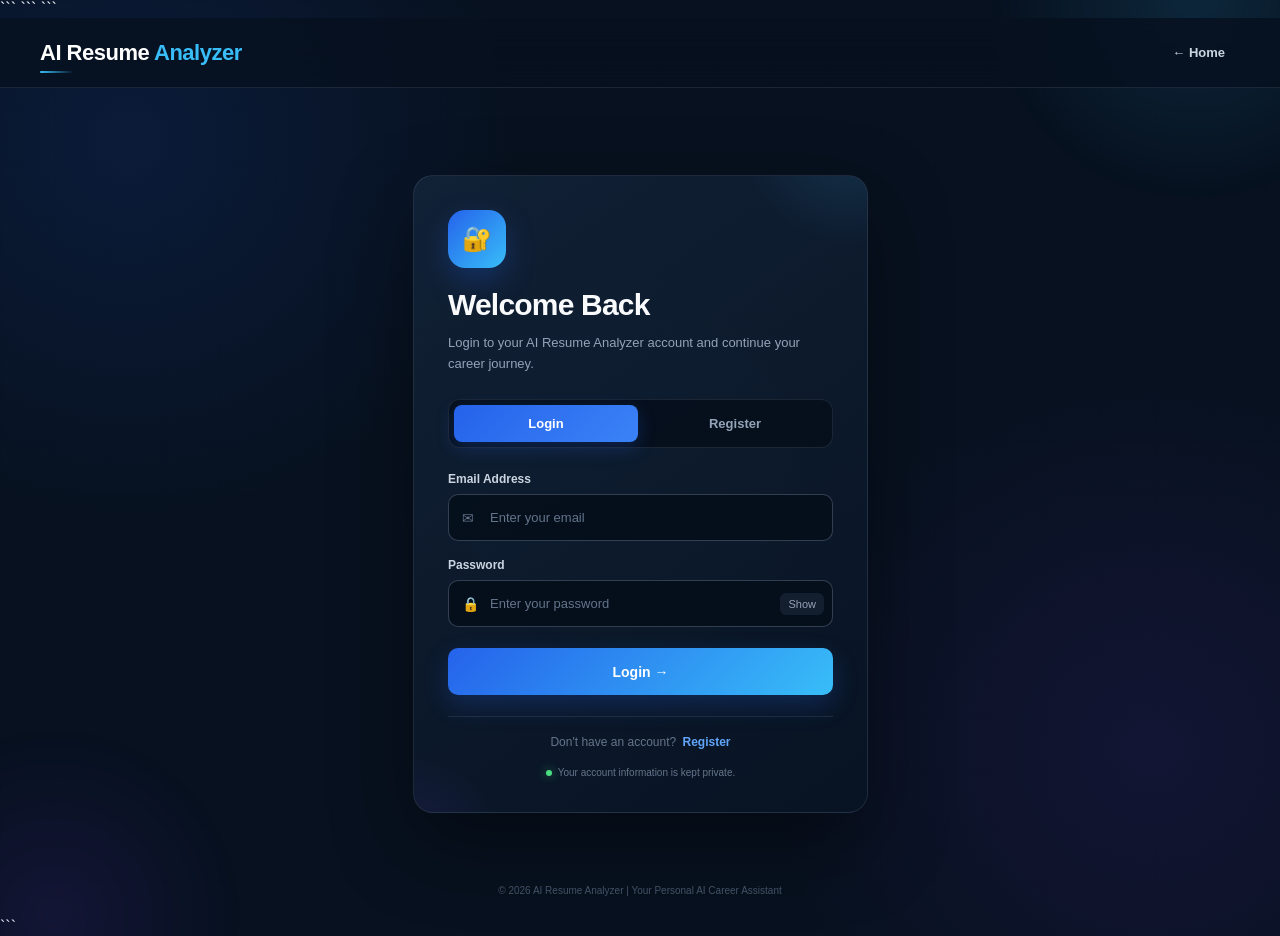
<file: templates/login.html>
<!DOCTYPE html>

<html lang="en">

<head>

```
<meta charset="UTF-8">
<meta name="viewport" content="width=device-width, initial-scale=1.0">

<title>Login - AI Resume Analyzer</title>

<style>

    /* =========================================================
       GLOBAL
    ========================================================= */

    :root {
        --bg: #07111f;
        --bg-soft: #0b1727;
        --card: rgba(13, 27, 45, 0.94);
        --border: rgba(148, 163, 184, 0.15);

        --text: #f8fafc;
        --muted: #94a3b8;
        --muted-light: #cbd5e1;

        --blue: #2563eb;
        --cyan: #38bdf8;
        --blue-light: #60a5fa;
        --purple: #7c3aed;
        --green: #4ade80;

        --radius: 20px;
    }


    * {
        margin: 0;
        padding: 0;
        box-sizing: border-box;
    }


    html {
        scroll-behavior: smooth;
    }


    body {

        min-height: 100vh;

        font-family:
            Arial,
            Helvetica,
            sans-serif;

        color: var(--text);

        background:
            radial-gradient(
                circle at 10% 15%,
                rgba(37, 99, 235, 0.13),
                transparent 28%
            ),
            radial-gradient(
                circle at 90% 80%,
                rgba(124, 58, 237, 0.10),
                transparent 28%
            ),
            var(--bg);

        overflow-x: hidden;
    }


    /* =========================================================
       BACKGROUND
    ========================================================= */

    .background-grid {

        position: fixed;

        inset: 0;

        pointer-events: none;

        z-index: 0;

        opacity: 0.20;

        background-image:

            linear-gradient(
                rgba(148, 163, 184, 0.025) 1px,
                transparent 1px
            ),

            linear-gradient(
                90deg,
                rgba(148, 163, 184, 0.025) 1px,
                transparent 1px
            );

        background-size: 55px 55px;
    }


    .orb {

        position: fixed;

        border-radius: 50%;

        pointer-events: none;

        z-index: 0;

        filter: blur(2px);
    }


    .orb-one {

        width: 430px;
        height: 430px;

        top: -220px;
        right: -130px;

        background:
            radial-gradient(
                circle,
                rgba(56, 189, 248, 0.13),
                transparent 68%
            );

        animation:
            floatOne 10s ease-in-out infinite;
    }


    .orb-two {

        width: 390px;
        height: 390px;

        bottom: -210px;
        left: -140px;

        background:
            radial-gradient(
                circle,
                rgba(124, 58, 237, 0.11),
                transparent 68%
            );

        animation:
            floatTwo 12s ease-in-out infinite;
    }


    @keyframes floatOne {

        0%,
        100% {
            transform: translate(0, 0);
        }

        50% {
            transform: translate(-25px, 25px);
        }
    }


    @keyframes floatTwo {

        0%,
        100% {
            transform: translate(0, 0);
        }

        50% {
            transform: translate(25px, -20px);
        }
    }


    /* =========================================================
       PAGE
    ========================================================= */

    .auth-page {

        min-height: 100vh;

        display: flex;

        flex-direction: column;

        position: relative;

        z-index: 1;
    }


    /* =========================================================
       NAVBAR
    ========================================================= */

    .navbar {

        height: 70px;

        display: flex;

        align-items: center;

        justify-content: space-between;

        padding: 0 40px;

        background:
            rgba(7, 17, 31, 0.82);

        border-bottom:
            1px solid var(--border);

        backdrop-filter: blur(18px);

        -webkit-backdrop-filter: blur(18px);

        position: relative;

        z-index: 10;

        animation:
            navbarEnter 0.6s ease both;
    }


    @keyframes navbarEnter {

        from {
            opacity: 0;
            transform: translateY(-15px);
        }

        to {
            opacity: 1;
            transform: translateY(0);
        }
    }


    /* =========================================================
       LOGO
    ========================================================= */

    .logo {

        color: white;

        text-decoration: none;

        font-size: 22px;

        font-weight: 700;

        letter-spacing: -0.5px;

        position: relative;
    }


    .logo span {
        color: var(--cyan);
    }


    .logo::after {

        content: "";

        position: absolute;

        left: 0;

        bottom: -7px;

        width: 34px;

        height: 2px;

        border-radius: 5px;

        background:
            linear-gradient(
                90deg,
                var(--cyan),
                transparent
            );
    }


    /* =========================================================
       HOME
    ========================================================= */

    .home-link {

        color: #cbd5e1;

        text-decoration: none;

        font-size: 13px;

        font-weight: 600;

        padding: 9px 14px;

        border-radius: 9px;

        border:
            1px solid transparent;

        transition:
            0.25s ease;
    }


    .home-link:hover {

        color: white;

        background:
            rgba(30, 41, 59, 0.75);

        border-color:
            var(--border);

        transform:
            translateY(-2px);
    }


    /* =========================================================
       MAIN
    ========================================================= */

    .auth-container {

        flex: 1;

        display: flex;

        align-items: center;

        justify-content: center;

        padding: 50px 20px 35px;

        position: relative;
    }


    .center-glow {

        position: absolute;

        width: 500px;
        height: 500px;

        border-radius: 50%;

        background:
            radial-gradient(
                circle,
                rgba(37, 99, 235, 0.10),
                transparent 68%
            );

        pointer-events: none;

        animation:
            centerPulse 6s ease-in-out infinite;
    }


    @keyframes centerPulse {

        0%,
        100% {
            transform: scale(0.90);
            opacity: 0.5;
        }

        50% {
            transform: scale(1.08);
            opacity: 0.9;
        }
    }


    /* =========================================================
       CARD
    ========================================================= */

    .auth-card {

        width: 100%;

        max-width: 455px;

        padding: 34px;

        background:
            linear-gradient(
                145deg,
                rgba(18, 34, 55, 0.94),
                rgba(8, 20, 35, 0.96)
            );

        border:
            1px solid var(--border);

        border-radius:
            var(--radius);

        box-shadow:
            0 30px 80px rgba(0, 0, 0, 0.40);

        position: relative;

        overflow: hidden;

        animation:
            cardEnter 0.75s cubic-bezier(.2,.8,.2,1) both;

        /* VERY IMPORTANT:
           keeps the card itself above decorations */
        z-index: 2;
    }


    @keyframes cardEnter {

        from {
            opacity: 0;

            transform:
                translateY(28px)
                scale(0.97);
        }

        to {
            opacity: 1;

            transform:
                translateY(0)
                scale(1);
        }
    }


    /* Decorative glow */

    .auth-card::before {

        content: "";

        position: absolute;

        width: 230px;
        height: 230px;

        top: -160px;
        right: -100px;

        border-radius: 50%;

        background:
            radial-gradient(
                circle,
                rgba(56, 189, 248, 0.15),
                transparent 70%
            );

        /* IMPORTANT */
        pointer-events: none;

        z-index: 0;
    }


    .auth-card::after {

        content: "";

        position: absolute;

        width: 190px;
        height: 190px;

        bottom: -130px;
        left: -100px;

        border-radius: 50%;

        background:
            radial-gradient(
                circle,
                rgba(124, 58, 237, 0.12),
                transparent 70%
            );

        /* IMPORTANT */
        pointer-events: none;

        z-index: 0;
    }


    /* Keep all card content above decorations */

    .auth-card > * {

        position: relative;

        z-index: 1;
    }


    /* =========================================================
       ICON
    ========================================================= */

    .auth-icon {

        width: 58px;
        height: 58px;

        display: flex;

        align-items: center;

        justify-content: center;

        margin-bottom: 20px;

        border-radius: 17px;

        background:
            linear-gradient(
                135deg,
                var(--blue),
                var(--cyan)
            );

        box-shadow:
            0 12px 30px
            rgba(37, 99, 235, 0.28);

        font-size: 24px;

        animation:
            iconFloat 4s ease-in-out infinite;
    }


    @keyframes iconFloat {

        0%,
        100% {
            transform: translateY(0);
        }

        50% {
            transform: translateY(-4px);
        }
    }


    /* =========================================================
       TITLE
    ========================================================= */

    .auth-card h1 {

        font-size: 30px;

        line-height: 1.15;

        letter-spacing: -0.8px;

        margin: 0;
    }


    .auth-subtitle {

        margin:
            9px 0 25px;

        color:
            var(--muted);

        font-size: 13px;

        line-height: 1.65;
    }


    /* =========================================================
       TABS
    ========================================================= */

    .mode-buttons {

        display: grid;

        grid-template-columns:
            1fr 1fr;

        gap: 5px;

        padding: 5px;

        margin-bottom: 24px;

        background:
            rgba(4, 13, 25, 0.75);

        border:
            1px solid var(--border);

        border-radius: 12px;
    }


    .mode-button {

        border: none;

        background: transparent;

        color:
            var(--muted);

        padding: 11px;

        border-radius: 8px;

        font-size: 13px;

        font-weight: 700;

        cursor: pointer;

        transition:
            0.25s ease;

        /* IMPORTANT */
        position: relative;

        z-index: 5;
    }


    .mode-button:hover {

        color: white;

        background:
            rgba(51, 65, 85, 0.35);
    }


    .mode-button.active {

        color: white;

        background:
            linear-gradient(
                135deg,
                var(--blue),
                #3b82f6
            );

        box-shadow:
            0 6px 18px
            rgba(37, 99, 235, 0.24);
    }


    /* =========================================================
       FORM
    ========================================================= */

    .form-group {

        margin-bottom: 17px;

        animation:
            formEnter 0.35s ease both;
    }


    @keyframes formEnter {

        from {
            opacity: 0;
            transform: translateY(7px);
        }

        to {
            opacity: 1;
            transform: translateY(0);
        }
    }


    .form-group label {

        display: block;

        margin-bottom: 8px;

        color:
            var(--muted-light);

        font-size: 12px;

        font-weight: 700;
    }


    .input-wrapper {

        position: relative;

        width: 100%;
    }


    .input-icon {

        position: absolute;

        left: 14px;

        top: 50%;

        transform:
            translateY(-50%);

        color:
            #64748b;

        font-size: 14px;

        pointer-events: none;

        z-index: 2;

        transition:
            0.25s ease;
    }


    .form-group input {

        width: 100%;

        height: 47px;

        padding:
            0 50px 0 41px;

        background:
            rgba(4, 13, 25, 0.78);

        color:
            #f8fafc;

        border:
            1px solid
            rgba(71, 85, 105, 0.70);

        border-radius: 10px;

        outline: none;

        font-size: 13px;

        transition:
            0.25s ease;
    }


    .form-group input::placeholder {

        color:
            #64748b;
    }


    .form-group input:hover {

        border-color:
            rgba(96, 165, 250, 0.35);
    }


    .form-group input:focus {

        border-color:
            var(--blue-light);

        background:
            rgba(8, 22, 39, 0.92);

        box-shadow:
            0 0 0 3px
            rgba(96, 165, 250, 0.09),

            0 8px 22px
            rgba(0, 0, 0, 0.12);
    }


    .input-wrapper:focus-within
    .input-icon {

        color:
            var(--cyan);

        transform:
            translateY(-50%) scale(1.08);
    }


    /* =========================================================
       PASSWORD
    ========================================================= */

    .password-row {

        position: relative;
    }


    .show-password {

        position: absolute;

        right: 9px;

        top: 50%;

        transform:
            translateY(-50%);

        border: none;

        background:
            rgba(30, 41, 59, 0.60);

        color:
            #94a3b8;

        font-size: 11px;

        cursor: pointer;

        padding:
            5px 8px;

        border-radius: 6px;

        z-index: 5;

        transition:
            0.2s ease;
    }


    .show-password:hover {

        color: white;

        background:
            rgba(37, 99, 235, 0.25);
    }


    /* =========================================================
       PASSWORD STRENGTH
    ========================================================= */

    .password-strength {

        display: none;

        margin-top: 8px;
    }


    .strength-bar {

        width: 100%;

        height: 3px;

        border-radius: 10px;

        overflow: hidden;

        background:
            rgba(71, 85, 105, 0.45);
    }


    .strength-fill {

        width: 0%;

        height: 100%;

        border-radius: 10px;

        transition:
            width 0.3s ease;
    }


    .strength-text {

        margin-top: 5px;

        font-size: 10px;

        color:
            #64748b;
    }


    /* =========================================================
       MAIN BUTTON
    ========================================================= */

    .auth-button {

        width: 100%;

        height: 47px;

        margin-top: 4px;

        border: none;

        border-radius: 10px;

        background:
            linear-gradient(
                135deg,
                var(--blue),
                var(--cyan)
            );

        color: white;

        font-size: 14px;

        font-weight: 700;

        cursor: pointer;

        position: relative;

        overflow: hidden;

        z-index: 5;

        box-shadow:
            0 10px 26px
            rgba(37, 99, 235, 0.23);

        transition:
            0.25s ease;
    }


    .auth-button::before {

        content: "";

        position: absolute;

        top: 0;

        left: -120%;

        width: 100%;

        height: 100%;

        background:
            linear-gradient(
                90deg,
                transparent,
                rgba(255,255,255,0.20),
                transparent
            );

        transition:
            left 0.55s ease;
    }


    .auth-button:hover::before {

        left: 120%;
    }


    .auth-button:hover {

        transform:
            translateY(-2px);

        box-shadow:
            0 15px 35px
            rgba(37, 99, 235, 0.32);

        filter:
            brightness(1.06);
    }


    .auth-button:active {

        transform:
            translateY(0);
    }


    /* =========================================================
       SWITCH
    ========================================================= */

    .switch-text {

        margin-top: 21px;

        padding-top: 18px;

        border-top:
            1px solid var(--border);

        text-align: center;

        color:
            #64748b;

        font-size: 12px;
    }


    .switch-link {

        border: none;

        background: transparent;

        color:
            var(--blue-light);

        font-size: 12px;

        font-weight: 700;

        cursor: pointer;

        padding: 0;

        margin-left: 3px;

        position: relative;

        z-index: 5;

        transition:
            0.2s ease;
    }


    .switch-link:hover {

        color:
            var(--cyan);

        text-decoration:
            underline;
    }


    /* =========================================================
       SECURITY
    ========================================================= */

    .security-note {

        display: flex;

        align-items: center;

        justify-content: center;

        gap: 6px;

        margin-top: 18px;

        color:
            #64748b;

        font-size: 10px;
    }


    .security-dot {

        width: 6px;

        height: 6px;

        border-radius: 50%;

        background:
            var(--green);

        box-shadow:
            0 0 10px
            rgba(74, 222, 128, 0.55);

        animation:
            securityPulse 2s ease-in-out infinite;
    }


    @keyframes securityPulse {

        0%,
        100% {
            opacity: 0.5;
        }

        50% {
            opacity: 1;
        }
    }


    /* =========================================================
       FOOTER
    ========================================================= */

    .footer {

        padding:
            0 20px 22px;

        text-align: center;

        color:
            #475569;

        font-size: 10px;
    }


    /* =========================================================
       HIDDEN
    ========================================================= */

    .hidden {

        display: none !important;
    }


    /* =========================================================
       MOBILE
    ========================================================= */

    @media (max-width: 600px) {

        .navbar {

            height: 62px;

            padding:
                0 18px;
        }


        .logo {

            font-size: 18px;
        }


        .home-link {

            font-size: 12px;

            padding:
                8px 10px;
        }


        .auth-container {

            padding:
                35px 15px 30px;
        }


        .auth-card {

            padding:
                27px 21px;

            border-radius:
                18px;
        }


        .auth-card h1 {

            font-size: 26px;
        }


        .auth-subtitle {

            font-size: 12px;
        }


        .center-glow {

            width: 350px;
            height: 350px;
        }
    }


    /* =========================================================
       REDUCED MOTION
    ========================================================= */

    @media (prefers-reduced-motion: reduce) {

        *,
        *::before,
        *::after {

            animation-duration:
                0.01ms !important;

            animation-iteration-count:
                1 !important;

            transition-duration:
                0.01ms !important;
        }
    }

</style>
```

</head>

<body>

```
<!-- BACKGROUND -->

<div class="background-grid"></div>

<div class="orb orb-one"></div>

<div class="orb orb-two"></div>


<div class="auth-page">


    <!-- =====================================================
         NAVBAR
    ===================================================== -->

    <div class="navbar">

        <a href="/" class="logo">
            AI Resume <span>Analyzer</span>
        </a>


        <a href="/" class="home-link">
            ← Home
        </a>

    </div>


    <!-- =====================================================
         MAIN
    ===================================================== -->

    <div class="auth-container">

        <div class="center-glow"></div>


        <div class="auth-card">


            <!-- ICON -->

            <div
                class="auth-icon"
                id="authIcon"
            >
                🔐
            </div>


            <!-- TITLE -->

            <h1 id="authTitle">
                Welcome Back
            </h1>


            <p
                class="auth-subtitle"
                id="authSubtitle"
            >
                Login to your AI Resume Analyzer account
                and continue your career journey.
            </p>


            <!-- =================================================
                 LOGIN / REGISTER TABS
            ================================================== -->

            <div class="mode-buttons">


                <button
                    type="button"
                    id="loginTab"
                    class="mode-button active"
                    onclick="showLogin()"
                >
                    Login
                </button>


                <button
                    type="button"
                    id="registerTab"
                    class="mode-button"
                    onclick="showRegister()"
                >
                    Register
                </button>


            </div>


            <!-- =================================================
                 LOGIN FORM
            ================================================== -->

            <form
                id="loginForm"
                method="POST"
                action="/login"
            >


                <div class="form-group">

                    <label for="loginEmail">
                        Email Address
                    </label>


                    <div class="input-wrapper">

                        <span class="input-icon">
                            ✉
                        </span>


                        <input
                            type="email"
                            id="loginEmail"
                            name="email"
                            placeholder="Enter your email"
                            autocomplete="email"
                            required
                        >

                    </div>

                </div>


                <div class="form-group">

                    <label for="loginPassword">
                        Password
                    </label>


                    <div class="input-wrapper password-row">

                        <span class="input-icon">
                            🔒
                        </span>


                        <input
                            type="password"
                            id="loginPassword"
                            name="password"
                            placeholder="Enter your password"
                            autocomplete="current-password"
                            required
                        >


                        <button
                            type="button"
                            class="show-password"
                            onclick="togglePassword(
                                'loginPassword',
                                this
                            )"
                        >
                            Show
                        </button>

                    </div>

                </div>


                <button
                    type="submit"
                    class="auth-button"
                >
                    Login →
                </button>


            </form>


            <!-- =================================================
                 REGISTER FORM
            ================================================== -->

            <form
                id="registerForm"
                class="hidden"
                method="POST"
                action="/register"
            >


                <div class="form-group">

                    <label for="registerName">
                        Full Name
                    </label>


                    <div class="input-wrapper">

                        <span class="input-icon">
                            👤
                        </span>


                        <input
                            type="text"
                            id="registerName"
                            name="name"
                            placeholder="Enter your name"
                            autocomplete="name"
                            required
                        >

                    </div>

                </div>


                <div class="form-group">

                    <label for="registerEmail">
                        Email Address
                    </label>


                    <div class="input-wrapper">

                        <span class="input-icon">
                            ✉
                        </span>


                        <input
                            type="email"
                            id="registerEmail"
                            name="email"
                            placeholder="Enter your email"
                            autocomplete="email"
                            required
                        >

                    </div>

                </div>


                <div class="form-group">

                    <label for="registerPassword">
                        Password
                    </label>


                    <div class="input-wrapper password-row">

                        <span class="input-icon">
                            🔒
                        </span>


                        <input
                            type="password"
                            id="registerPassword"
                            name="password"
                            placeholder="Create a password"
                            autocomplete="new-password"
                            required
                            oninput="checkPasswordStrength(this.value)"
                        >


                        <button
                            type="button"
                            class="show-password"
                            onclick="togglePassword(
                                'registerPassword',
                                this
                            )"
                        >
                            Show
                        </button>

                    </div>


                    <div
                        class="password-strength"
                        id="passwordStrength"
                    >

                        <div class="strength-bar">

                            <div
                                class="strength-fill"
                                id="strengthFill"
                            ></div>

                        </div>


                        <div
                            class="strength-text"
                            id="strengthText"
                        >
                            Password strength
                        </div>

                    </div>

                </div>


                <button
                    type="submit"
                    class="auth-button"
                >
                    Create Account →
                </button>


            </form>


            <!-- =================================================
                 SWITCH TEXT
            ================================================== -->

            <div
                class="switch-text"
                id="switchText"
            >

                Don't have an account?

                <button
                    type="button"
                    class="switch-link"
                    onclick="showRegister()"
                >
                    Register
                </button>

            </div>


            <!-- SECURITY -->

            <div class="security-note">

                <span class="security-dot"></span>

                <span>
                    Your account information is kept private.
                </span>

            </div>


        </div>

    </div>


    <!-- FOOTER -->

    <div class="footer">

        © 2026 AI Resume Analyzer |
        Your Personal AI Career Assistant

    </div>


</div>


<script>


    /* =========================================================
       LOGIN
    ========================================================= */

    function showLogin() {

        document
            .getElementById("loginForm")
            .classList
            .remove("hidden");


        document
            .getElementById("registerForm")
            .classList
            .add("hidden");


        document
            .getElementById("loginTab")
            .classList
            .add("active");


        document
            .getElementById("registerTab")
            .classList
            .remove("active");


        document
            .getElementById("authIcon")
            .innerText = "🔐";


        document
            .getElementById("authTitle")
            .innerText =
            "Welcome Back";


        document
            .getElementById("authSubtitle")
            .innerText =
            "Login to your AI Resume Analyzer account and continue your career journey.";


        document
            .getElementById("switchText")
            .innerHTML =
            "Don't have an account? " +
            '<button type="button" class="switch-link" onclick="showRegister()">Register</button>';


        document.title =
            "Login - AI Resume Analyzer";

    }


    /* =========================================================
       REGISTER
    ========================================================= */

    function showRegister() {

        document
            .getElementById("loginForm")
            .classList
            .add("hidden");


        document
            .getElementById("registerForm")
            .classList
            .remove("hidden");


        document
            .getElementById("loginTab")
            .classList
            .remove("active");


        document
            .getElementById("registerTab")
            .classList
            .add("active");


        document
            .getElementById("authIcon")
            .innerText = "👤";


        document
            .getElementById("authTitle")
            .innerText =
            "Create Account";


        document
            .getElementById("authSubtitle")
            .innerText =
            "Create your account and start analyzing your resume with AI.";


        document
            .getElementById("switchText")
            .innerHTML =
            "Already have an account? " +
            '<button type="button" class="switch-link" onclick="showLogin()">Login</button>';


        document.title =
            "Register - AI Resume Analyzer";

    }


    /* =========================================================
       PASSWORD VISIBILITY
    ========================================================= */

    function togglePassword(inputId, button) {

        const input =
            document.getElementById(inputId);


        if (input.type === "password") {

            input.type = "text";

            button.innerText = "Hide";

        } else {

            input.type = "password";

            button.innerText = "Show";

        }

    }


    /* =========================================================
       PASSWORD STRENGTH
    ========================================================= */

    function checkPasswordStrength(password) {

        const box =
            document.getElementById(
                "passwordStrength"
            );

        const fill =
            document.getElementById(
                "strengthFill"
            );

        const text =
            document.getElementById(
                "strengthText"
            );


        if (password.length === 0) {

            box.style.display = "none";

            return;
        }


        box.style.display = "block";


        let score = 0;


        if (password.length >= 6) {
            score++;
        }


        if (password.length >= 8) {
            score++;
        }


        if (/[A-Z]/.test(password)) {
            score++;
        }


        if (/[0-9]/.test(password)) {
            score++;
        }


        if (/[^A-Za-z0-9]/.test(password)) {
            score++;
        }


        fill.style.width =
            ((score / 5) * 100) + "%";


        if (score <= 2) {

            fill.style.background =
                "#ef4444";

            text.innerText =
                "Weak password";

            text.style.color =
                "#f87171";

        } else if (score <= 3) {

            fill.style.background =
                "#f59e0b";

            text.innerText =
                "Moderate password";

            text.style.color =
                "#fbbf24";

        } else {

            fill.style.background =
                "#4ade80";

            text.innerText =
                "Strong password";

            text.style.color =
                "#4ade80";
        }

    }


    /* =========================================================
       OPEN CORRECT PAGE MODE
    ========================================================= */

    document.addEventListener(
        "DOMContentLoaded",
        function () {

            const currentPath =
                window.location.pathname;


            if (currentPath === "/register") {

                showRegister();

            } else {

                showLogin();

            }

        }
    );

</script>
```

</body>

</html>
</file>
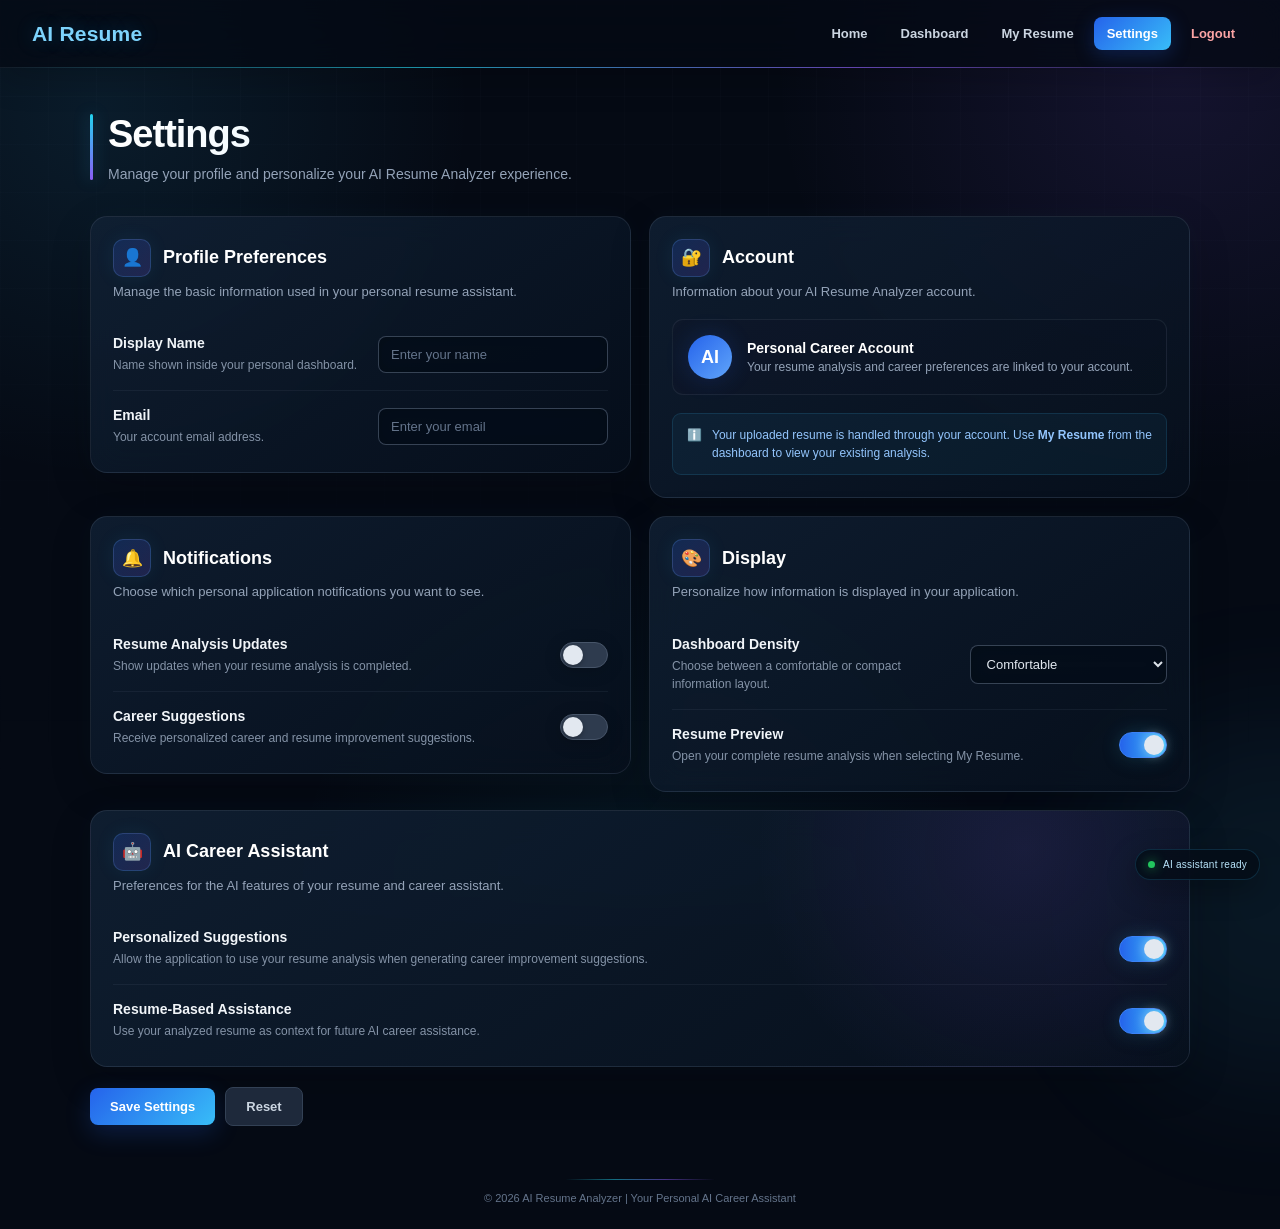
<file: templates/settings.html>
<!DOCTYPE html>
<html lang="en">

<head>

    <meta charset="UTF-8">

    <meta name="viewport" content="width=device-width, initial-scale=1.0">

    <title>Settings - AI Resume Analyzer</title>

    <style>

        * {
            box-sizing: border-box;
        }

        html {
            scroll-behavior: smooth;
        }

        body {
            margin: 0;
            font-family: Arial, Helvetica, sans-serif;
            background:
                radial-gradient(
                    circle at top right,
                    rgba(37, 99, 235, 0.10),
                    transparent 30%
                ),
                #07111f;
            color: #ffffff;
            min-height: 100vh;
        }

        /* =========================
           NAVBAR
        ========================= */

        .navbar {
            height: 68px;
            background: rgba(8, 15, 28, 0.96);

            display: flex;
            align-items: center;
            justify-content: space-between;

            padding: 0 32px;

            border-bottom: 1px solid #1e293b;

            position: sticky;
            top: 0;
            z-index: 100;

            backdrop-filter: blur(12px);
        }

        .logo {
            color: #60a5fa;
            font-size: 21px;
            font-weight: 700;
            letter-spacing: 0.2px;
        }

        .nav-links {
            display: flex;
            align-items: center;
            gap: 7px;
        }

        .nav-links a {
            color: #cbd5e1;
            text-decoration: none;

            padding: 9px 13px;

            border-radius: 8px;

            font-size: 13px;
            font-weight: 600;

            transition: all 0.2s ease;
        }

        .nav-links a:hover {
            color: #ffffff;
            background: #172338;
        }

        .nav-links a.active {
            color: #ffffff;
            background: #1d4ed8;
            box-shadow: 0 4px 14px rgba(37, 99, 235, 0.20);
        }

        .logout-link {
            color: #fca5a5 !important;
        }

        .logout-link:hover {
            background: rgba(239, 68, 68, 0.12) !important;
        }


        /* =========================
           MAIN CONTAINER
        ========================= */

        .container {
            width: min(1100px, calc(100% - 40px));
            margin: 0 auto;

            padding: 34px 0 45px;
        }


        /* =========================
           PAGE HEADER
        ========================= */

        .page-header {
            margin-bottom: 24px;
        }

        .page-header h1 {
            margin: 0;

            font-size: 30px;
            line-height: 1.2;

            letter-spacing: -0.5px;
        }

        .page-header p {
            margin: 8px 0 0;

            color: #94a3b8;

            font-size: 14px;
        }


        /* =========================
           SETTINGS GRID
        ========================= */

        .settings-grid {
            display: grid;

            grid-template-columns: 1fr 1fr;

            gap: 18px;

            align-items: start;
        }


        /* =========================
           SETTINGS CARD
        ========================= */

        .settings-card {
            background:
                linear-gradient(
                    145deg,
                    rgba(30, 41, 59, 0.92),
                    rgba(15, 23, 42, 0.94)
                );

            border: 1px solid #26364d;

            border-radius: 15px;

            padding: 22px;

            box-shadow:
                0 10px 30px rgba(0, 0, 0, 0.20);

            transition:
                transform 0.2s ease,
                border-color 0.2s ease;
        }

        .settings-card:hover {
            border-color: #36516f;
        }

        .settings-card.full-width {
            grid-column: 1 / -1;
        }

        .card-heading {
            display: flex;

            align-items: center;

            gap: 12px;

            margin-bottom: 5px;
        }

        .card-icon {
            width: 38px;
            height: 38px;

            display: flex;
            align-items: center;
            justify-content: center;

            background: rgba(37, 99, 235, 0.14);

            border: 1px solid rgba(96, 165, 250, 0.18);

            border-radius: 10px;

            font-size: 17px;
        }

        .settings-card h2 {
            margin: 0;

            font-size: 18px;
        }

        .settings-card > p {
            color: #94a3b8;

            margin: 0 0 18px;

            font-size: 13px;

            line-height: 1.5;
        }


        /* =========================
           SETTING ROW
        ========================= */

        .setting-row {
            display: flex;

            justify-content: space-between;

            align-items: center;

            gap: 20px;

            padding: 16px 0;

            border-bottom: 1px solid #263449;
        }

        .setting-row:first-of-type {
            padding-top: 5px;
        }

        .setting-row:last-child {
            border-bottom: none;

            padding-bottom: 4px;
        }

        .setting-info {
            min-width: 0;
        }

        .setting-info h3 {
            margin: 0 0 5px;

            font-size: 14px;

            color: #f1f5f9;
        }

        .setting-info p {
            margin: 0;

            color: #8493a7;

            font-size: 12px;

            line-height: 1.5;
        }


        /* =========================
           INPUTS
        ========================= */

        .input-wrap {
            min-width: 220px;
        }

        input[type="text"],
        input[type="email"],
        select {

            width: 230px;

            background: #0b1424;

            color: #e2e8f0;

            border: 1px solid #334155;

            padding: 10px 12px;

            border-radius: 8px;

            outline: none;

            font-size: 13px;

            transition:
                border-color 0.2s ease,
                box-shadow 0.2s ease;
        }

        input[type="text"]:focus,
        input[type="email"]:focus,
        select:focus {

            border-color: #60a5fa;

            box-shadow:
                0 0 0 3px rgba(96, 165, 250, 0.10);
        }

        input::placeholder {
            color: #64748b;
        }

        select {
            cursor: pointer;
        }

        select option {
            background: #0f172a;
            color: #ffffff;
        }


        /* =========================
           TOGGLE
        ========================= */

        .toggle {
            position: relative;

            display: inline-block;

            width: 48px;
            height: 26px;

            flex-shrink: 0;
        }

        .toggle input {
            display: none;
        }

        .slider {
            position: absolute;

            inset: 0;

            background: #334155;

            border: 1px solid #475569;

            border-radius: 30px;

            cursor: pointer;

            transition: 0.25s ease;
        }

        .slider:before {
            content: "";

            position: absolute;

            width: 20px;
            height: 20px;

            left: 2px;
            top: 2px;

            background: #e2e8f0;

            border-radius: 50%;

            transition: 0.25s ease;

            box-shadow: 0 2px 5px rgba(0, 0, 0, 0.25);
        }

        .toggle input:checked + .slider {
            background: #2563eb;

            border-color: #3b82f6;
        }

        .toggle input:checked + .slider:before {
            transform: translateX(22px);
        }


        /* =========================
           ACCOUNT INFORMATION
        ========================= */

        .account-box {
            display: flex;

            align-items: center;

            gap: 15px;

            padding: 15px;

            background: rgba(15, 23, 42, 0.65);

            border: 1px solid #27364a;

            border-radius: 11px;
        }

        .account-avatar {
            width: 44px;
            height: 44px;

            flex-shrink: 0;

            display: flex;
            align-items: center;
            justify-content: center;

            border-radius: 50%;

            background: linear-gradient(
                135deg,
                #2563eb,
                #60a5fa
            );

            font-size: 18px;
            font-weight: bold;
        }

        .account-text h3 {
            margin: 0 0 4px;

            font-size: 14px;
        }

        .account-text p {
            margin: 0;

            color: #94a3b8;

            font-size: 12px;
        }


        /* =========================
           ACTIONS
        ========================= */

        .actions {
            display: flex;

            align-items: center;

            gap: 10px;

            margin-top: 20px;
        }

        .save-btn,
        .reset-btn {

            border: none;

            padding: 11px 20px;

            border-radius: 8px;

            font-size: 13px;

            font-weight: 700;

            cursor: pointer;

            transition:
                background 0.2s ease,
                transform 0.2s ease;
        }

        .save-btn {
            background: #2563eb;

            color: #ffffff;

            box-shadow:
                0 5px 15px rgba(37, 99, 235, 0.18);
        }

        .save-btn:hover {
            background: #1d4ed8;

            transform: translateY(-1px);
        }

        .reset-btn {
            background: #1e293b;

            color: #cbd5e1;

            border: 1px solid #334155;
        }

        .reset-btn:hover {
            background: #27364a;
        }


        /* =========================
           SUCCESS MESSAGE
        ========================= */

        .success-message {

            display: none;

            margin-top: 15px;

            padding: 11px 14px;

            border-radius: 9px;

            background: rgba(34, 197, 94, 0.09);

            border: 1px solid rgba(34, 197, 94, 0.25);

            color: #4ade80;

            font-size: 13px;

            animation: fadeIn 0.25s ease;
        }

        @keyframes fadeIn {

            from {
                opacity: 0;
                transform: translateY(-4px);
            }

            to {
                opacity: 1;
                transform: translateY(0);
            }

        }


        /* =========================
           INFO NOTE
        ========================= */

        .info-note {

            display: flex;

            gap: 10px;

            align-items: flex-start;

            margin-top: 18px;

            padding: 12px 14px;

            border-radius: 9px;

            background: rgba(59, 130, 246, 0.07);

            border: 1px solid rgba(59, 130, 246, 0.16);

            color: #93c5fd;

            font-size: 12px;

            line-height: 1.5;
        }

        .info-note-icon {
            flex-shrink: 0;
        }


        /* =========================
           FOOTER
        ========================= */

        .footer {

            text-align: center;

            color: #64748b;

            font-size: 11px;

            padding: 8px 0 25px;
        }


        /* =========================
           RESPONSIVE
        ========================= */

        @media (max-width: 900px) {

            .settings-grid {
                grid-template-columns: 1fr;
            }

            .settings-card.full-width {
                grid-column: auto;
            }

        }


        @media (max-width: 700px) {

            .navbar {
                height: auto;

                padding: 15px 18px;

                gap: 12px;

                align-items: flex-start;
            }

            .nav-links {
                display: none;
            }

            .container {
                width: min(100% - 28px, 600px);

                padding-top: 25px;
            }

            .page-header h1 {
                font-size: 26px;
            }

            .settings-card {
                padding: 18px;
            }

            .setting-row {
                flex-direction: column;

                align-items: flex-start;

                gap: 12px;
            }

            input[type="text"],
            input[type="email"],
            select {
                width: 100%;
            }

            .input-wrap {
                width: 100%;
                min-width: 0;
            }

            .actions {
                width: 100%;
            }

            .save-btn,
            .reset-btn {
                flex: 1;
            }

        }


        @media (max-width: 430px) {

            .logo {
                font-size: 18px;
            }

            .page-header h1 {
                font-size: 24px;
            }

            .account-box {
                padding: 12px;
            }

        }

    
/* =========================================================
   PREMIUM SETTINGS UI — visual enhancement only
   Existing HTML, IDs, localStorage and functions preserved.
   ========================================================= */

:root{
    --p-bg:#050a14;
    --p-panel:rgba(13,25,42,.78);
    --p-panel-strong:rgba(15,30,50,.9);
    --p-border:rgba(148,163,184,.14);
    --p-blue:#38bdf8;
    --p-cyan:#22d3ee;
    --p-purple:#8b5cf6;
    --p-green:#22c55e;
}

/* Richer background */
body{
    position:relative;
    background:
        radial-gradient(circle at 8% 12%,rgba(56,189,248,.10),transparent 26%),
        radial-gradient(circle at 92% 8%,rgba(139,92,246,.12),transparent 28%),
        radial-gradient(circle at 50% 100%,rgba(34,211,238,.06),transparent 32%),
        #050a14;
    background-attachment:fixed;
}

/* Very subtle animated grid */
body::before{
    content:"";
    position:fixed;
    inset:0;
    z-index:-2;
    pointer-events:none;
    background-image:
        linear-gradient(rgba(148,163,184,.025) 1px,transparent 1px),
        linear-gradient(90deg,rgba(148,163,184,.025) 1px,transparent 1px);
    background-size:48px 48px;
    mask-image:linear-gradient(to bottom,black,transparent 90%);
    animation:gridMove 25s linear infinite;
}

@keyframes gridMove{
    from{transform:translate(0,0)}
    to{transform:translate(48px,48px)}
}

/* Ambient glow */
body::after{
    content:"";
    position:fixed;
    width:360px;
    height:360px;
    right:-180px;
    bottom:-180px;
    z-index:-1;
    pointer-events:none;
    border-radius:50%;
    background:rgba(56,189,248,.07);
    filter:blur(70px);
    animation:ambientGlow 8s ease-in-out infinite alternate;
}

@keyframes ambientGlow{
    from{transform:scale(.85);opacity:.45}
    to{transform:scale(1.15);opacity:.8}
}

/* Navbar */
.navbar{
    background:rgba(5,10,20,.76);
    border-bottom:1px solid rgba(148,163,184,.10);
    box-shadow:0 10px 35px rgba(0,0,0,.18);
    backdrop-filter:blur(20px);
    -webkit-backdrop-filter:blur(20px);
}

.navbar::after{
    content:"";
    position:absolute;
    left:0;
    right:0;
    bottom:-1px;
    height:1px;
    background:linear-gradient(90deg,transparent,var(--p-cyan),var(--p-purple),transparent);
    opacity:.65;
}

.logo{
    position:relative;
    color:#7dd3fc;
    text-shadow:0 0 20px rgba(56,189,248,.25);
    transition:.3s ease;
}

.logo:hover{
    transform:translateY(-1px);
    text-shadow:0 0 28px rgba(56,189,248,.5);
}

.nav-links a{
    position:relative;
    transition:transform .25s ease,color .25s ease,background .25s ease;
}

.nav-links a::after{
    content:"";
    position:absolute;
    left:13px;
    right:13px;
    bottom:3px;
    height:2px;
    border-radius:4px;
    background:linear-gradient(90deg,var(--p-cyan),var(--p-purple));
    transform:scaleX(0);
    transition:transform .25s ease;
}

.nav-links a:hover{
    transform:translateY(-2px);
    background:rgba(56,189,248,.08);
}

.nav-links a:hover::after{
    transform:scaleX(1);
}

.nav-links a.active{
    background:linear-gradient(135deg,#2563eb,#38bdf8);
    box-shadow:0 5px 20px rgba(37,99,235,.25);
}

/* Main heading */
.page-header{
    position:relative;
    padding:10px 0 10px 18px;
    animation:headerIn .7s cubic-bezier(.2,.8,.2,1) both;
}

.page-header::before{
    content:"";
    position:absolute;
    left:0;
    top:12px;
    bottom:12px;
    width:3px;
    border-radius:5px;
    background:linear-gradient(var(--p-cyan),var(--p-purple));
    box-shadow:0 0 16px rgba(56,189,248,.35);
}

.page-header h1{
    font-size:clamp(28px,4vw,38px);
    letter-spacing:-1px;
    background:linear-gradient(90deg,#fff,#bae6fd,#c4b5fd,#fff);
    background-size:240% auto;
    -webkit-background-clip:text;
    background-clip:text;
    color:transparent;
    animation:titleGradient 7s linear infinite;
}

.page-header p{
    max-width:650px;
}

@keyframes headerIn{
    from{opacity:0;transform:translateY(14px)}
    to{opacity:1;transform:none}
}

@keyframes titleGradient{
    to{background-position:240% center}
}

/* Cards */
.settings-card{
    position:relative;
    overflow:hidden;
    background:
        linear-gradient(145deg,rgba(17,33,53,.82),rgba(7,16,29,.82));
    border:1px solid var(--p-border);
    border-radius:17px;
    box-shadow:
        0 14px 40px rgba(0,0,0,.20),
        0 0 30px rgba(56,189,248,.035);
    backdrop-filter:blur(16px);
    -webkit-backdrop-filter:blur(16px);
    transition:
        transform .35s cubic-bezier(.2,.8,.2,1),
        border-color .3s ease,
        box-shadow .3s ease;
}

.settings-card::before{
    content:"";
    position:absolute;
    inset:0;
    pointer-events:none;
    background:linear-gradient(
        120deg,
        transparent 20%,
        rgba(255,255,255,.045) 48%,
        transparent 72%
    );
    transform:translateX(-125%);
    transition:transform .75s ease;
}

.settings-card:hover{
    transform:translateY(-5px);
    border-color:rgba(56,189,248,.24);
    box-shadow:
        0 20px 48px rgba(0,0,0,.27),
        0 0 35px rgba(56,189,248,.07);
}

.settings-card:hover::before{
    transform:translateX(125%);
}

/* Different glow for AI card */
.settings-card.full-width{
    background:
        radial-gradient(circle at 85% 15%,rgba(139,92,246,.12),transparent 28%),
        linear-gradient(145deg,rgba(17,33,53,.86),rgba(7,16,29,.86));
}

/* Icons */
.card-icon{
    position:relative;
    overflow:hidden;
    background:linear-gradient(135deg,rgba(37,99,235,.20),rgba(139,92,246,.16));
    border-color:rgba(96,165,250,.22);
    box-shadow:0 0 20px rgba(56,189,248,.08);
    transition:transform .3s ease,box-shadow .3s ease;
}

.card-icon::after{
    content:"";
    position:absolute;
    width:55%;
    height:180%;
    top:-40%;
    left:-90%;
    transform:rotate(20deg);
    background:rgba(255,255,255,.15);
    transition:left .55s ease;
}

.settings-card:hover .card-icon{
    transform:translateY(-2px) rotate(-2deg);
    box-shadow:0 0 25px rgba(56,189,248,.18);
}

.settings-card:hover .card-icon::after{
    left:140%;
}

/* Setting rows */
.setting-row{
    position:relative;
    border-bottom-color:rgba(148,163,184,.08);
    transition:padding-left .25s ease,background .25s ease;
}

.setting-row:hover{
    padding-left:7px;
}

.setting-row::before{
    content:"";
    position:absolute;
    left:0;
    top:50%;
    width:2px;
    height:0;
    border-radius:3px;
    background:linear-gradient(var(--p-cyan),var(--p-purple));
    transform:translateY(-50%);
    transition:height .25s ease;
}

.setting-row:hover::before{
    height:55%;
}

/* Inputs */
input[type="text"],
input[type="email"],
select{
    background:rgba(5,14,26,.78);
    border-color:rgba(71,85,105,.75);
    box-shadow:inset 0 0 18px rgba(0,0,0,.12);
    transition:
        border-color .25s ease,
        box-shadow .25s ease,
        transform .25s ease;
}

input[type="text"]:hover,
input[type="email"]:hover,
select:hover{
    border-color:rgba(96,165,250,.45);
}

input[type="text"]:focus,
input[type="email"]:focus,
select:focus{
    border-color:var(--p-blue);
    box-shadow:
        0 0 0 3px rgba(56,189,248,.08),
        0 0 22px rgba(56,189,248,.08);
    transform:translateY(-1px);
}

/* Premium toggles */
.toggle{
    filter:drop-shadow(0 3px 8px rgba(0,0,0,.18));
}

.slider{
    background:rgba(51,65,85,.9);
    transition:background .3s ease,box-shadow .3s ease;
}

.slider:before{
    transition:transform .3s cubic-bezier(.2,.8,.2,1),box-shadow .3s ease;
}

.toggle input:checked + .slider{
    background:linear-gradient(90deg,#2563eb,#38bdf8);
    box-shadow:0 0 18px rgba(56,189,248,.20);
}

.toggle input:checked + .slider:before{
    box-shadow:0 0 12px rgba(255,255,255,.45);
}

/* Account box */
.account-box{
    background:linear-gradient(135deg,rgba(15,23,42,.62),rgba(8,18,31,.62));
    border-color:rgba(148,163,184,.11);
    transition:transform .3s ease,border-color .3s ease,box-shadow .3s ease;
}

.account-box:hover{
    transform:translateY(-2px);
    border-color:rgba(56,189,248,.20);
    box-shadow:0 12px 28px rgba(0,0,0,.18);
}

.account-avatar{
    position:relative;
    box-shadow:0 0 24px rgba(37,99,235,.20);
    animation:avatarPulse 4s ease-in-out infinite;
}

@keyframes avatarPulse{
    0%,100%{box-shadow:0 0 18px rgba(37,99,235,.16)}
    50%{box-shadow:0 0 30px rgba(56,189,248,.28)}
}

/* Info note */
.info-note{
    position:relative;
    overflow:hidden;
    background:rgba(56,189,248,.055);
    border-color:rgba(56,189,248,.14);
}

.info-note::after{
    content:"";
    position:absolute;
    inset:0;
    background:linear-gradient(100deg,transparent,rgba(255,255,255,.06),transparent);
    transform:translateX(-110%);
    animation:noteSweep 5s ease-in-out infinite;
}

@keyframes noteSweep{
    0%,55%{transform:translateX(-110%)}
    75%,100%{transform:translateX(110%)}
}

/* Buttons */
.actions{
    animation:actionsIn .7s .15s ease both;
}

.save-btn,
.reset-btn{
    position:relative;
    overflow:hidden;
    transition:
        transform .25s ease,
        box-shadow .25s ease,
        background .25s ease;
}

.save-btn{
    background:linear-gradient(135deg,#2563eb,#38bdf8);
    box-shadow:0 8px 24px rgba(37,99,235,.22);
}

.save-btn::after,
.reset-btn::after{
    content:"";
    position:absolute;
    top:0;
    left:-120%;
    width:70%;
    height:100%;
    transform:skewX(-20deg);
    background:rgba(255,255,255,.18);
    transition:left .55s ease;
}

.save-btn:hover,
.reset-btn:hover{
    transform:translateY(-3px);
}

.save-btn:hover{
    background:linear-gradient(135deg,#1d4ed8,#22d3ee);
    box-shadow:0 12px 30px rgba(37,99,235,.30);
}

.save-btn:hover::after,
.reset-btn:hover::after{
    left:140%;
}

.reset-btn:hover{
    border-color:rgba(148,163,184,.35);
    box-shadow:0 8px 20px rgba(0,0,0,.18);
}

/* Success message */
.success-message{
    position:relative;
    overflow:hidden;
    box-shadow:0 8px 25px rgba(34,197,94,.08);
}

/* Footer */
.footer{
    position:relative;
}

.footer::before{
    content:"";
    display:block;
    width:150px;
    height:1px;
    margin:0 auto 12px;
    background:linear-gradient(90deg,transparent,var(--p-cyan),var(--p-purple),transparent);
    opacity:.5;
}

/* Scroll reveal */
.premium-reveal{
    opacity:0;
    transform:translateY(18px);
    transition:opacity .65s ease,transform .65s cubic-bezier(.2,.8,.2,1);
}

.premium-reveal.visible{
    opacity:1;
    transform:none;
}

/* Floating AI assistant indicator */
.ai-presence{
    position:fixed;
    right:20px;
    bottom:20px;
    z-index:500;
    display:flex;
    align-items:center;
    gap:8px;
    padding:9px 12px;
    border-radius:999px;
    background:rgba(5,12,23,.78);
    border:1px solid rgba(56,189,248,.17);
    color:#bae6fd;
    font-size:10px;
    letter-spacing:.25px;
    box-shadow:0 10px 30px rgba(0,0,0,.28);
    backdrop-filter:blur(14px);
    animation:presenceFloat 4s ease-in-out infinite;
}

.ai-presence-dot{
    width:7px;
    height:7px;
    border-radius:50%;
    background:#22c55e;
    box-shadow:0 0 12px rgba(34,197,94,.85);
    animation:presenceDot 1.8s ease-in-out infinite;
}

@keyframes presenceFloat{
    0%,100%{transform:translateY(0)}
    50%{transform:translateY(-5px)}
}

@keyframes presenceDot{
    0%,100%{opacity:.55;transform:scale(.9)}
    50%{opacity:1;transform:scale(1.15)}
}

@keyframes actionsIn{
    from{opacity:0;transform:translateY(10px)}
    to{opacity:1;transform:none}
}

@media(max-width:700px){
    .ai-presence{
        right:12px;
        bottom:12px;
    }

    .settings-card:hover{
        transform:translateY(-2px);
    }

    .page-header{
        padding-left:14px;
    }
}

@media(prefers-reduced-motion:reduce){
    *,*::before,*::after{
        animation-duration:.01ms !important;
        animation-iteration-count:1 !important;
        transition-duration:.01ms !important;
    }
}

</style>

</head>


<body>


<!-- =========================
     NAVBAR
========================= -->

<div class="navbar">

    <div class="logo">
        AI Resume
    </div>

    <div class="nav-links">

        <a href="/">
            Home
        </a>

        <a href="/dashboard">
            Dashboard
        </a>

        <a href="/my-resume">
            My Resume
        </a>

        <a href="/settings" class="active">
            Settings
        </a>

        <a href="/logout" class="logout-link">
            Logout
        </a>

    </div>

</div>


<!-- =========================
     MAIN
========================= -->

<div class="container">


    <!-- =========================
         PAGE HEADER
    ========================= -->

    <div class="page-header">

        <h1>
            Settings
        </h1>

        <p>
            Manage your profile and personalize your AI Resume Analyzer experience.
        </p>

    </div>


    <div class="settings-grid">


        <!-- =========================
             PROFILE SETTINGS
        ========================= -->

        <div class="settings-card">

            <div class="card-heading">

                <div class="card-icon">
                    👤
                </div>

                <h2>
                    Profile Preferences
                </h2>

            </div>

            <p>
                Manage the basic information used in your personal resume assistant.
            </p>


            <div class="setting-row">

                <div class="setting-info">

                    <h3>
                        Display Name
                    </h3>

                    <p>
                        Name shown inside your personal dashboard.
                    </p>

                </div>

                <input
                    type="text"
                    id="displayName"
                    placeholder="Enter your name"
                    autocomplete="name"
                >

            </div>


            <div class="setting-row">

                <div class="setting-info">

                    <h3>
                        Email
                    </h3>

                    <p>
                        Your account email address.
                    </p>

                </div>

                <input
                    type="email"
                    id="userEmail"
                    placeholder="Enter your email"
                    autocomplete="email"
                >

            </div>

        </div>


        <!-- =========================
             ACCOUNT
        ========================= -->

        <div class="settings-card">

            <div class="card-heading">

                <div class="card-icon">
                    🔐
                </div>

                <h2>
                    Account
                </h2>

            </div>

            <p>
                Information about your AI Resume Analyzer account.
            </p>


            <div class="account-box">

                <div class="account-avatar">
                    AI
                </div>

                <div class="account-text">

                    <h3>
                        Personal Career Account
                    </h3>

                    <p>
                        Your resume analysis and career preferences are linked to your account.
                    </p>

                </div>

            </div>


            <div class="info-note">

                <span class="info-note-icon">
                    ℹ️
                </span>

                <span>
                    Your uploaded resume is handled through your account.
                    Use <strong>My Resume</strong> from the dashboard to view your existing analysis.
                </span>

            </div>

        </div>


        <!-- =========================
             NOTIFICATIONS
        ========================= -->

        <div class="settings-card">

            <div class="card-heading">

                <div class="card-icon">
                    🔔
                </div>

                <h2>
                    Notifications
                </h2>

            </div>

            <p>
                Choose which personal application notifications you want to see.
            </p>


            <div class="setting-row">

                <div class="setting-info">

                    <h3>
                        Resume Analysis Updates
                    </h3>

                    <p>
                        Show updates when your resume analysis is completed.
                    </p>

                </div>


                <label class="toggle">

                    <input
                        type="checkbox"
                        id="analysisNotification"
                    >

                    <span class="slider"></span>

                </label>

            </div>


            <div class="setting-row">

                <div class="setting-info">

                    <h3>
                        Career Suggestions
                    </h3>

                    <p>
                        Receive personalized career and resume improvement suggestions.
                    </p>

                </div>


                <label class="toggle">

                    <input
                        type="checkbox"
                        id="careerNotification"
                    >

                    <span class="slider"></span>

                </label>

            </div>

        </div>


        <!-- =========================
             DISPLAY SETTINGS
        ========================= -->

        <div class="settings-card">

            <div class="card-heading">

                <div class="card-icon">
                    🎨
                </div>

                <h2>
                    Display
                </h2>

            </div>

            <p>
                Personalize how information is displayed in your application.
            </p>


            <div class="setting-row">

                <div class="setting-info">

                    <h3>
                        Dashboard Density
                    </h3>

                    <p>
                        Choose between a comfortable or compact information layout.
                    </p>

                </div>


                <select id="dashboardDensity">

                    <option value="comfortable">
                        Comfortable
                    </option>

                    <option value="compact">
                        Compact
                    </option>

                </select>

            </div>


            <div class="setting-row">

                <div class="setting-info">

                    <h3>
                        Resume Preview
                    </h3>

                    <p>
                        Open your complete resume analysis when selecting My Resume.
                    </p>

                </div>


                <label class="toggle">

                    <input
                        type="checkbox"
                        id="resumePreview"
                        checked
                    >

                    <span class="slider"></span>

                </label>

            </div>

        </div>


        <!-- =========================
             AI PREFERENCES
        ========================= -->

        <div class="settings-card full-width">

            <div class="card-heading">

                <div class="card-icon">
                    🤖
                </div>

                <h2>
                    AI Career Assistant
                </h2>

            </div>

            <p>
                Preferences for the AI features of your resume and career assistant.
            </p>


            <div class="setting-row">

                <div class="setting-info">

                    <h3>
                        Personalized Suggestions
                    </h3>

                    <p>
                        Allow the application to use your resume analysis when generating career improvement suggestions.
                    </p>

                </div>


                <label class="toggle">

                    <input
                        type="checkbox"
                        id="personalizedSuggestions"
                        checked
                    >

                    <span class="slider"></span>

                </label>

            </div>


            <div class="setting-row">

                <div class="setting-info">

                    <h3>
                        Resume-Based Assistance
                    </h3>

                    <p>
                        Use your analyzed resume as context for future AI career assistance.
                    </p>

                </div>


                <label class="toggle">

                    <input
                        type="checkbox"
                        id="resumeBasedAssistant"
                        checked
                    >

                    <span class="slider"></span>

                </label>

            </div>

        </div>


    </div>


    <!-- =========================
         ACTIONS
    ========================= -->

    <div class="actions">

        <button
            class="save-btn"
            type="button"
            onclick="saveSettings()"
        >
            Save Settings
        </button>


        <button
            class="reset-btn"
            type="button"
            onclick="resetSettings()"
        >
            Reset
        </button>

    </div>


    <div
        id="successMessage"
        class="success-message"
    >
        ✓ Settings saved successfully.
    </div>


</div>


<!-- =========================
     FOOTER
========================= -->

<div class="footer">

    © 2026 AI Resume Analyzer |
    Your Personal AI Career Assistant

</div>


<script>


    /* =========================
       SETTINGS STORAGE KEY
    ========================= */

    const SETTINGS_KEY = "resumeAnalyzerSettings";


    /* =========================
       DEFAULT SETTINGS
    ========================= */

    const defaultSettings = {

        displayName: "",

        userEmail: "",

        analysisNotification: false,

        careerNotification: false,

        dashboardDensity: "comfortable",

        resumePreview: true,

        personalizedSuggestions: true,

        resumeBasedAssistant: true

    };


    /* =========================
       GET SETTINGS
    ========================= */

    function getSettings() {

        try {

            const saved =
                JSON.parse(
                    localStorage.getItem(SETTINGS_KEY)
                );

            return {
                ...defaultSettings,
                ...(saved || {})
            };

        } catch (error) {

            return {
                ...defaultSettings
            };

        }

    }


    /* =========================
       LOAD SETTINGS
    ========================= */

    function loadSettings() {

        const settings = getSettings();


        document.getElementById("displayName").value =
            settings.displayName || "";


        document.getElementById("userEmail").value =
            settings.userEmail || "";


        document.getElementById("analysisNotification").checked =
            Boolean(settings.analysisNotification);


        document.getElementById("careerNotification").checked =
            Boolean(settings.careerNotification);


        document.getElementById("dashboardDensity").value =
            settings.dashboardDensity || "comfortable";


        document.getElementById("resumePreview").checked =
            settings.resumePreview !== false;


        document.getElementById("personalizedSuggestions").checked =
            settings.personalizedSuggestions !== false;


        document.getElementById("resumeBasedAssistant").checked =
            settings.resumeBasedAssistant !== false;

    }


    /* =========================
       SAVE SETTINGS
    ========================= */

    function saveSettings() {

        const settings = {

            displayName:
                document.getElementById("displayName").value.trim(),

            userEmail:
                document.getElementById("userEmail").value.trim(),

            analysisNotification:
                document.getElementById("analysisNotification").checked,

            careerNotification:
                document.getElementById("careerNotification").checked,

            dashboardDensity:
                document.getElementById("dashboardDensity").value,

            resumePreview:
                document.getElementById("resumePreview").checked,

            personalizedSuggestions:
                document.getElementById("personalizedSuggestions").checked,

            resumeBasedAssistant:
                document.getElementById("resumeBasedAssistant").checked

        };


        localStorage.setItem(
            SETTINGS_KEY,
            JSON.stringify(settings)
        );


        showMessage(
            "✓ Settings saved successfully."
        );

    }


    /* =========================
       RESET SETTINGS
    ========================= */

    function resetSettings() {

        localStorage.removeItem(
            SETTINGS_KEY
        );


        loadSettings();


        showMessage(
            "✓ Settings reset successfully."
        );

    }


    /* =========================
       SUCCESS MESSAGE
    ========================= */

    function showMessage(message) {

        const messageBox =
            document.getElementById("successMessage");


        messageBox.innerText = message;

        messageBox.style.display = "block";


        setTimeout(function() {

            messageBox.style.display = "none";

        }, 2500);

    }


    /* =========================
       LOAD WHEN PAGE OPENS
    ========================= */

    loadSettings();


</script>



<script>
/* =========================================================
   PREMIUM SETTINGS MOTION — frontend only
   Existing save/load/reset logic remains untouched.
   ========================================================= */
document.addEventListener("DOMContentLoaded", function(){

    /* Reveal settings cards as they enter the viewport */
    const cards = document.querySelectorAll(".settings-card");
    cards.forEach((card, index) => {
        card.classList.add("premium-reveal");
        card.style.transitionDelay = `${Math.min(index * 80, 320)}ms`;
    });

    const observer = new IntersectionObserver((entries) => {
        entries.forEach(entry => {
            if(entry.isIntersecting){
                entry.target.classList.add("visible");
                observer.unobserve(entry.target);
            }
        });
    }, { threshold: 0.08 });

    cards.forEach(card => observer.observe(card));

    /* Add a tiny live AI indicator */
    const presence = document.createElement("div");
    presence.className = "ai-presence";
    presence.innerHTML = `
        <span class="ai-presence-dot"></span>
        <span>AI assistant ready</span>
    `;
    document.body.appendChild(presence);

    /* Make toggles feel responsive with a soft pulse */
    document.querySelectorAll(".toggle input").forEach(toggle => {
        toggle.addEventListener("change", function(){
            const slider = this.nextElementSibling;
            if(slider){
                slider.animate(
                    [
                        { transform:"scale(1)" },
                        { transform:"scale(1.08)" },
                        { transform:"scale(1)" }
                    ],
                    { duration:260, easing:"ease-out" }
                );
            }
        });
    });

});
</script>

</body>

</html>
</file>
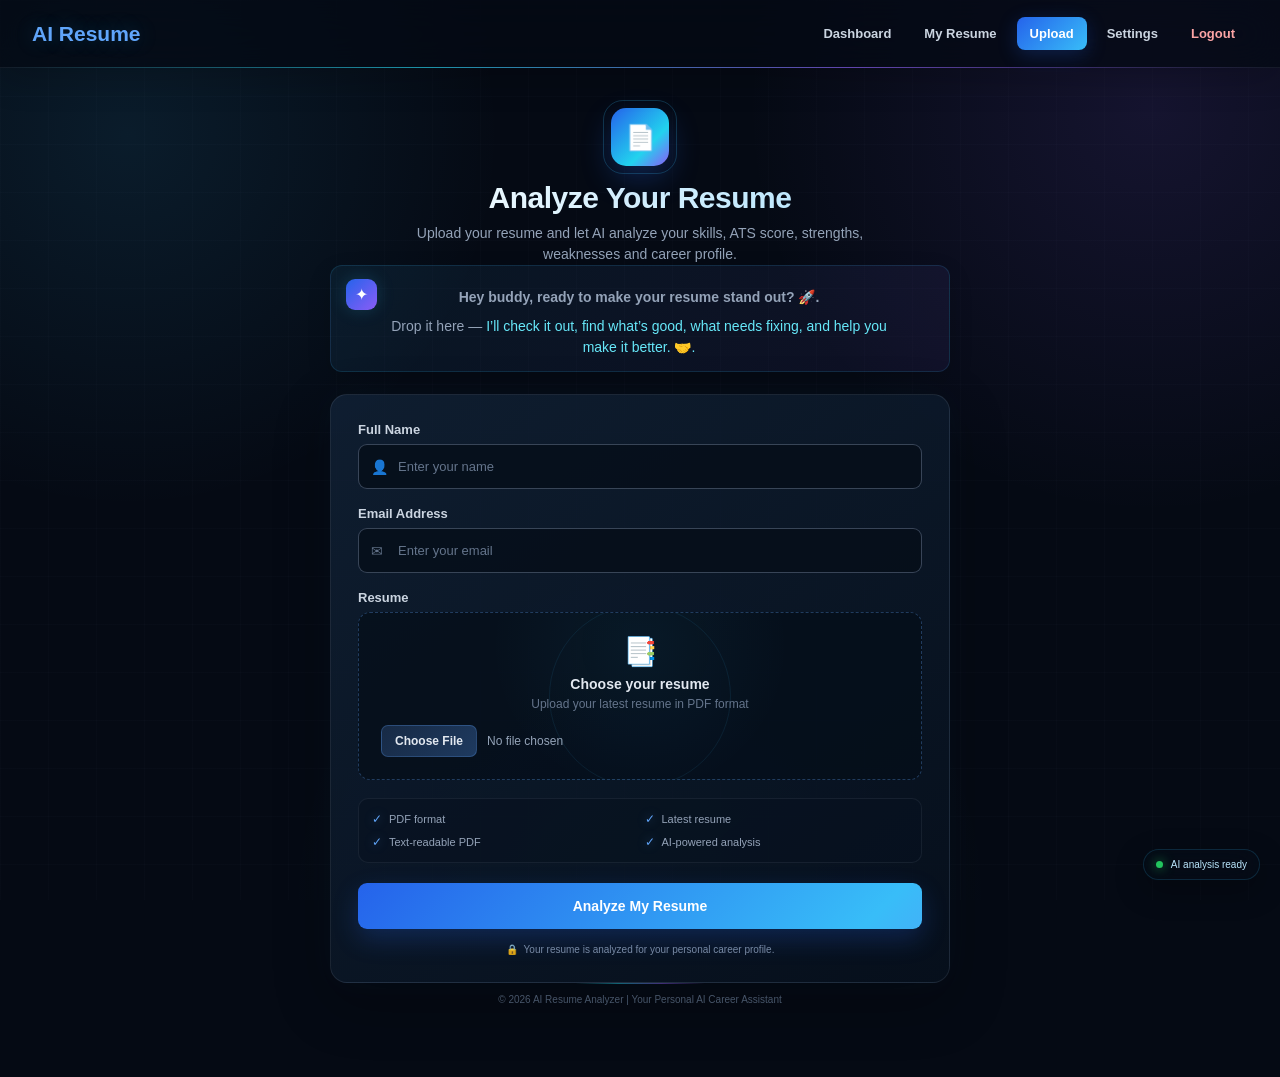
<file: templates/upload.html>
<!DOCTYPE html>
<html lang="en">

<head>

    <meta charset="UTF-8">

    <meta name="viewport" content="width=device-width, initial-scale=1.0">

    <title>Upload Resume - AI Resume Analyzer</title>

    <style>

        * {
            box-sizing: border-box;
        }

        html {
            scroll-behavior: smooth;
        }

        body {
            margin: 0;

            min-height: 100vh;

            font-family: Arial, Helvetica, sans-serif;

            color: #ffffff;

            background:
                radial-gradient(
                    circle at top right,
                    rgba(37, 99, 235, 0.12),
                    transparent 30%
                ),
                #07111f;
        }


        /* =========================
           NAVBAR
        ========================= */

        .navbar {

            height: 68px;

            display: flex;

            align-items: center;

            justify-content: space-between;

            padding: 0 32px;

            background: rgba(8, 15, 28, 0.96);

            border-bottom: 1px solid #1e293b;

            position: sticky;

            top: 0;

            z-index: 100;

            backdrop-filter: blur(12px);
        }


        .logo {

            color: #60a5fa;

            font-size: 21px;

            font-weight: 700;

            text-decoration: none;
        }


        .nav-links {

            display: flex;

            align-items: center;

            gap: 7px;
        }


        .nav-links a {

            color: #cbd5e1;

            text-decoration: none;

            padding: 9px 13px;

            border-radius: 8px;

            font-size: 13px;

            font-weight: 600;

            transition: 0.2s ease;
        }


        .nav-links a:hover {

            color: #ffffff;

            background: #172338;
        }


        .nav-links a.active {

            color: #ffffff;

            background: #1d4ed8;
        }


        .logout-link {

            color: #fca5a5 !important;
        }


        .logout-link:hover {

            background: rgba(239, 68, 68, 0.12) !important;
        }


        /* =========================
           MAIN
        ========================= */

        .page {

            min-height: calc(100vh - 68px);

            display: flex;

            align-items: center;

            justify-content: center;

            padding: 40px 20px 50px;
        }


        .upload-wrapper {

            width: 100%;

            max-width: 620px;
        }


        /* =========================
           HEADER
        ========================= */

        .page-header {

            text-align: center;

            margin-bottom: 22px;
        }


        .upload-icon {

            width: 58px;

            height: 58px;

            display: flex;

            align-items: center;

            justify-content: center;

            margin: 0 auto 15px;

            border-radius: 15px;

            background:
                linear-gradient(
                    135deg,
                    #2563eb,
                    #3b82f6
                );

            box-shadow:
                0 10px 25px rgba(37, 99, 235, 0.20);

            font-size: 25px;
        }


        .page-header h1 {

            margin: 0;

            font-size: 30px;

            letter-spacing: -0.5px;
        }


        .page-header p {

            margin: 8px auto 0;

            max-width: 500px;

            color: #94a3b8;

            font-size: 14px;

            line-height: 1.5;
        }


        /* =========================
           UPLOAD CARD
        ========================= */

        .upload-card {

            background:
                linear-gradient(
                    145deg,
                    rgba(30, 41, 59, 0.96),
                    rgba(15, 23, 42, 0.98)
                );

            border: 1px solid #293a52;

            border-radius: 17px;

            padding: 27px;

            box-shadow:
                0 20px 50px rgba(0, 0, 0, 0.30);
        }


        /* =========================
           FORM
        ========================= */

        .form-group {

            margin-bottom: 17px;
        }


        .form-group label {

            display: block;

            margin-bottom: 7px;

            color: #cbd5e1;

            font-size: 13px;

            font-weight: 600;
        }


        .input-wrapper {

            position: relative;
        }


        .input-icon {

            position: absolute;

            left: 13px;

            top: 50%;

            transform: translateY(-50%);

            color: #64748b;

            font-size: 14px;

            pointer-events: none;
        }


        .form-group input[type="text"],
        .form-group input[type="email"] {

            width: 100%;

            height: 45px;

            padding: 0 13px 0 39px;

            background: #0a1424;

            color: #f8fafc;

            border: 1px solid #334155;

            border-radius: 9px;

            outline: none;

            font-size: 13px;

            transition:
                border-color 0.2s ease,
                box-shadow 0.2s ease;
        }


        .form-group input[type="text"]:focus,
        .form-group input[type="email"]:focus {

            border-color: #60a5fa;

            box-shadow:
                0 0 0 3px rgba(96, 165, 250, 0.10);
        }


        .form-group input::placeholder {

            color: #64748b;
        }


        /* =========================
           FILE UPLOAD AREA
        ========================= */

        .file-area {

            position: relative;

            border: 1px dashed #40536c;

            background: rgba(10, 20, 36, 0.70);

            border-radius: 12px;

            padding: 22px;

            text-align: center;

            transition:
                border-color 0.2s ease,
                background 0.2s ease;
        }


        .file-area:hover {

            border-color: #60a5fa;

            background: rgba(37, 99, 235, 0.06);
        }


        .file-icon {

            font-size: 28px;

            margin-bottom: 8px;
        }


        .file-title {

            margin: 0 0 5px;

            color: #e2e8f0;

            font-size: 14px;

            font-weight: 700;
        }


        .file-subtitle {

            margin: 0 0 14px;

            color: #64748b;

            font-size: 12px;
        }


        .file-input {

            width: 100%;

            color: #94a3b8;

            font-size: 12px;

            cursor: pointer;
        }


        .file-input::file-selector-button {

            margin-right: 10px;

            padding: 8px 13px;

            border: 1px solid #334155;

            border-radius: 7px;

            background: #1e293b;

            color: #e2e8f0;

            font-size: 12px;

            font-weight: 600;

            cursor: pointer;

            transition: 0.2s ease;
        }


        .file-input::file-selector-button:hover {

            background: #27364a;

            border-color: #475569;
        }


        /* =========================
           REQUIREMENTS
        ========================= */

        .requirements {

            display: grid;

            grid-template-columns: 1fr 1fr;

            gap: 9px;

            margin-top: 18px;

            padding: 13px;

            background: rgba(15, 23, 42, 0.55);

            border: 1px solid #253449;

            border-radius: 10px;
        }


        .requirement {

            display: flex;

            align-items: center;

            gap: 7px;

            color: #94a3b8;

            font-size: 11px;
        }


        .requirement span:first-child {

            color: #60a5fa;

            font-size: 12px;
        }


        /* =========================
           UPLOAD BUTTON
        ========================= */

        .upload-button {

            width: 100%;

            height: 46px;

            margin-top: 20px;

            border: none;

            border-radius: 9px;

            background:
                linear-gradient(
                    135deg,
                    #2563eb,
                    #3b82f6
                );

            color: #ffffff;

            font-size: 14px;

            font-weight: 700;

            cursor: pointer;

            box-shadow:
                0 8px 20px rgba(37, 99, 235, 0.20);

            transition:
                transform 0.2s ease,
                box-shadow 0.2s ease;
        }


        .upload-button:hover {

            transform: translateY(-1px);

            box-shadow:
                0 11px 25px rgba(37, 99, 235, 0.28);
        }


        .upload-button:active {

            transform: translateY(0);
        }


        /* =========================
           PRIVACY NOTE
        ========================= */

        .privacy-note {

            display: flex;

            justify-content: center;

            align-items: center;

            gap: 6px;

            margin-top: 15px;

            color: #64748b;

            font-size: 10px;

            text-align: center;
        }


        /* =========================
           FOOTER
        ========================= */

        .footer {

            padding: 0 20px 22px;

            text-align: center;

            color: #475569;

            font-size: 10px;
        }


        /* =========================
           RESPONSIVE
        ========================= */

        @media (max-width: 700px) {

            .navbar {

                padding: 0 18px;
            }


            .nav-links {

                display: none;
            }


            .page {

                padding: 30px 15px 40px;
            }


            .upload-card {

                padding: 21px;
            }


            .page-header h1 {

                font-size: 26px;
            }

        }


        @media (max-width: 450px) {

            .requirements {

                grid-template-columns: 1fr;
            }


            .page-header p {

                font-size: 13px;
            }

        }

    
/* =========================================================
   PREMIUM UPLOAD EXPERIENCE — visual/message layer only
   ========================================================= */

body{
    position:relative;
    overflow-x:hidden;
    background:
        radial-gradient(circle at 10% 15%,rgba(56,189,248,.10),transparent 27%),
        radial-gradient(circle at 90% 12%,rgba(139,92,246,.12),transparent 29%),
        radial-gradient(circle at 50% 100%,rgba(34,211,238,.06),transparent 32%),
        #050a14;
    background-attachment:fixed;
}

body::before{
    content:"";
    position:fixed;
    inset:0;
    z-index:-2;
    pointer-events:none;
    background-image:
        linear-gradient(rgba(148,163,184,.022) 1px,transparent 1px),
        linear-gradient(90deg,rgba(148,163,184,.022) 1px,transparent 1px);
    background-size:48px 48px;
    animation:uploadGrid 25s linear infinite;
}

@keyframes uploadGrid{
    from{transform:translate(0,0)}
    to{transform:translate(48px,48px)}
}

.navbar{
    background:rgba(5,10,20,.76);
    border-bottom-color:rgba(148,163,184,.10);
    box-shadow:0 10px 35px rgba(0,0,0,.18);
    backdrop-filter:blur(18px);
    -webkit-backdrop-filter:blur(18px);
}

.navbar::after{
    content:"";
    position:absolute;
    left:0;
    right:0;
    bottom:-1px;
    height:1px;
    background:linear-gradient(90deg,transparent,#22d3ee,#8b5cf6,transparent);
    opacity:.65;
}

.logo{
    text-shadow:0 0 20px rgba(56,189,248,.25);
    transition:.3s ease;
}

.logo:hover{
    transform:translateY(-1px);
    text-shadow:0 0 28px rgba(56,189,248,.48);
}

.nav-links a{
    position:relative;
    transition:.25s ease;
}

.nav-links a::after{
    content:"";
    position:absolute;
    left:13px;
    right:13px;
    bottom:3px;
    height:2px;
    border-radius:4px;
    background:linear-gradient(90deg,#22d3ee,#8b5cf6);
    transform:scaleX(0);
    transition:.25s ease;
}

.nav-links a:hover{
    transform:translateY(-2px);
}

.nav-links a:hover::after{
    transform:scaleX(1);
}

.nav-links a.active{
    background:linear-gradient(135deg,#2563eb,#38bdf8);
    box-shadow:0 5px 20px rgba(37,99,235,.24);
}

.upload-wrapper{
    animation:uploadEntrance .7s cubic-bezier(.2,.8,.2,1) both;
}

@keyframes uploadEntrance{
    from{opacity:0;transform:translateY(20px) scale(.985)}
    to{opacity:1;transform:none}
}

.upload-icon{
    position:relative;
    background:linear-gradient(135deg,#2563eb,#22d3ee 65%,#8b5cf6);
    box-shadow:0 12px 30px rgba(37,99,235,.28);
    animation:iconFloat 4s ease-in-out infinite;
}

.upload-icon::after{
    content:"";
    position:absolute;
    inset:-8px;
    border:1px solid rgba(56,189,248,.22);
    border-radius:20px;
    animation:iconRing 3.5s ease-in-out infinite;
}

@keyframes iconFloat{
    0%,100%{transform:translateY(0) rotate(0)}
    50%{transform:translateY(-6px) rotate(-2deg)}
}

@keyframes iconRing{
    0%,100%{transform:scale(.95);opacity:.25}
    50%{transform:scale(1.08);opacity:.75}
}

.page-header h1{
    background:linear-gradient(90deg,#fff,#bae6fd,#c4b5fd,#fff);
    background-size:240% auto;
    -webkit-background-clip:text;
    background-clip:text;
    color:transparent;
    animation:uploadTitleGradient 7s linear infinite;
}

@keyframes uploadTitleGradient{
    to{background-position:240% center}
}

.upload-card{
    position:relative;
    overflow:hidden;
    background:linear-gradient(145deg,rgba(17,33,53,.86),rgba(7,16,29,.88));
    border-color:rgba(148,163,184,.14);
    box-shadow:
        0 20px 55px rgba(0,0,0,.28),
        0 0 35px rgba(56,189,248,.045);
    backdrop-filter:blur(16px);
    -webkit-backdrop-filter:blur(16px);
    transition:.35s ease;
}

.upload-card::before{
    content:"";
    position:absolute;
    inset:0;
    pointer-events:none;
    background:linear-gradient(115deg,transparent 20%,rgba(255,255,255,.045) 48%,transparent 72%);
    transform:translateX(-125%);
    transition:transform .8s ease;
}

.upload-card:hover{
    border-color:rgba(56,189,248,.24);
    box-shadow:
        0 25px 65px rgba(0,0,0,.32),
        0 0 45px rgba(56,189,248,.08);
    transform:translateY(-3px);
}

.upload-card:hover::before{
    transform:translateX(125%);
}

.form-group input[type="text"],
.form-group input[type="email"]{
    background:rgba(5,14,26,.80);
    border-color:rgba(71,85,105,.78);
    transition:.25s ease;
}

.form-group input[type="text"]:hover,
.form-group input[type="email"]:hover{
    border-color:rgba(96,165,250,.45);
}

.form-group input[type="text"]:focus,
.form-group input[type="email"]:focus{
    border-color:#38bdf8;
    box-shadow:
        0 0 0 3px rgba(56,189,248,.08),
        0 0 22px rgba(56,189,248,.08);
    transform:translateY(-1px);
}

.file-area{
    overflow:hidden;
    border-color:rgba(96,165,250,.30);
    background:
        radial-gradient(circle at 50% 20%,rgba(56,189,248,.055),transparent 48%),
        rgba(5,14,26,.72);
    transition:.3s ease;
}

.file-area::before{
    content:"";
    position:absolute;
    width:180px;
    height:180px;
    left:50%;
    top:50%;
    transform:translate(-50%,-50%);
    border:1px solid rgba(56,189,248,.09);
    border-radius:50%;
    animation:filePulse 4s ease-in-out infinite;
    pointer-events:none;
}

@keyframes filePulse{
    0%,100%{transform:translate(-50%,-50%) scale(.75);opacity:.2}
    50%{transform:translate(-50%,-50%) scale(1.12);opacity:.7}
}

.file-icon{
    position:relative;
    z-index:1;
    animation:fileFloat 3.5s ease-in-out infinite;
}

@keyframes fileFloat{
    0%,100%{transform:translateY(0)}
    50%{transform:translateY(-5px)}
}

.file-title,.file-subtitle,.file-input{
    position:relative;
    z-index:1;
}

.file-input::file-selector-button{
    background:linear-gradient(135deg,#172a45,#1e3a5f);
    border-color:rgba(96,165,250,.25);
    transition:.25s ease;
}

.file-input::file-selector-button:hover{
    transform:translateY(-1px);
    border-color:#38bdf8;
    box-shadow:0 5px 15px rgba(56,189,248,.10);
}

.requirements{
    background:rgba(8,18,31,.58);
    border-color:rgba(148,163,184,.10);
}

.requirement{
    transition:.25s ease;
}

.requirement:hover{
    color:#dbeafe;
    transform:translateX(3px);
}

.requirement span:first-child{
    text-shadow:0 0 10px rgba(96,165,250,.55);
}

.upload-button{
    position:relative;
    overflow:hidden;
    background:linear-gradient(135deg,#2563eb,#38bdf8,#8b5cf6);
    background-size:180% 180%;
    box-shadow:0 10px 26px rgba(37,99,235,.24);
    animation:buttonGradient 6s ease infinite;
    transition:.3s ease;
}

@keyframes buttonGradient{
    0%,100%{background-position:0% 50%}
    50%{background-position:100% 50%}
}

.upload-button::after{
    content:"";
    position:absolute;
    top:0;
    left:-120%;
    width:65%;
    height:100%;
    transform:skewX(-20deg);
    background:rgba(255,255,255,.20);
    transition:left .55s ease;
}

.upload-button:hover{
    transform:translateY(-3px);
    box-shadow:0 14px 34px rgba(37,99,235,.34);
}

.upload-button:hover::after{
    left:140%;
}

.privacy-note{
    color:#7c8da3;
}

/* New helpful AI message */
.ai-welcome{
    position:relative;
    overflow:hidden;
    display:flex;
    align-items:flex-start;
    gap:12px;
    margin:0 0 18px;
    padding:13px 15px;
    border-radius:12px;
    background:
        linear-gradient(135deg,rgba(56,189,248,.075),rgba(139,92,246,.075));
    border:1px solid rgba(56,189,248,.15);
    box-shadow:0 8px 25px rgba(0,0,0,.12);
    animation:messageIn .8s .25s both;
}

.ai-welcome::after{
    content:"";
    position:absolute;
    top:0;
    left:-120%;
    width:65%;
    height:100%;
    transform:skewX(-20deg);
    background:rgba(255,255,255,.06);
    animation:messageSweep 5s ease-in-out infinite;
}

@keyframes messageIn{
    from{opacity:0;transform:translateY(10px)}
    to{opacity:1;transform:none}
}

@keyframes messageSweep{
    0%,55%{left:-120%}
    75%,100%{left:140%}
}

.ai-welcome-icon{
    position:relative;
    z-index:1;
    flex-shrink:0;
    width:31px;
    height:31px;
    display:flex;
    align-items:center;
    justify-content:center;
    border-radius:9px;
    background:linear-gradient(135deg,#2563eb,#8b5cf6);
    box-shadow:0 0 18px rgba(56,189,248,.18);
    animation:welcomeIcon 2.8s ease-in-out infinite;
}

@keyframes welcomeIcon{
    0%,100%{transform:scale(1)}
    50%{transform:scale(1.07)}
}

.ai-welcome-content{
    position:relative;
    z-index:1;
}

.ai-welcome-title{
    margin:0 0 3px;
    color:#e0f2fe;
    font-size:12px;
    font-weight:700;
}

.ai-welcome-text{
    margin:0;
    color:#94a3b8;
    font-size:11px;
    line-height:1.55;
}

.ai-welcome-highlight{
    color:#67e8f9;
}

/* Floating status */
.ai-status{
    position:fixed;
    right:20px;
    bottom:20px;
    z-index:200;
    display:flex;
    align-items:center;
    gap:8px;
    padding:9px 12px;
    border-radius:999px;
    background:rgba(5,12,23,.80);
    border:1px solid rgba(56,189,248,.17);
    color:#bae6fd;
    font-size:10px;
    box-shadow:0 10px 30px rgba(0,0,0,.28);
    backdrop-filter:blur(14px);
    animation:statusFloat 4s ease-in-out infinite;
}

.ai-status-dot{
    width:7px;
    height:7px;
    border-radius:50%;
    background:#22c55e;
    box-shadow:0 0 12px rgba(34,197,94,.85);
    animation:statusDot 1.8s ease-in-out infinite;
}

@keyframes statusFloat{
    0%,100%{transform:translateY(0)}
    50%{transform:translateY(-5px)}
}

@keyframes statusDot{
    0%,100%{opacity:.55;transform:scale(.9)}
    50%{opacity:1;transform:scale(1.15)}
}

.footer{
    position:relative;
}

.footer::before{
    content:"";
    display:block;
    width:130px;
    height:1px;
    margin:0 auto 10px;
    background:linear-gradient(90deg,transparent,#22d3ee,#8b5cf6,transparent);
    opacity:.45;
}

@media(max-width:700px){
    .ai-status{
        right:12px;
        bottom:12px;
    }

    .upload-card:hover{
        transform:translateY(-2px);
    }

    .ai-welcome{
        padding:12px;
    }
}

@media(prefers-reduced-motion:reduce){
    *,*::before,*::after{
        animation-duration:.01ms !important;
        animation-iteration-count:1 !important;
        transition-duration:.01ms !important;
    }
}

</style>

</head>


<body>


<!-- =========================
     NAVBAR
========================= -->

<div class="navbar">

    <a href="/" class="logo">
        AI Resume
    </a>


    <div class="nav-links">

        <a href="/dashboard">
            Dashboard
        </a>

        <a href="/my-resume">
            My Resume
        </a>

        <a href="/upload" class="active">
            Upload
        </a>

        <a href="/settings">
            Settings
        </a>

        <a href="/logout" class="logout-link">
            Logout
        </a>

    </div>

</div>


<!-- =========================
     MAIN
========================= -->

<div class="page">

    <div class="upload-wrapper">


        <!-- =========================
             HEADER
        ========================= -->

        <div class="page-header">

            <div class="upload-icon">
                📄
            </div>


            <h1>
                Analyze Your Resume
            </h1>


            <p>
                Upload your resume and let AI analyze your skills,
                ATS score, strengths, weaknesses and career profile.
            </p>


<div class="ai-welcome">
    <div class="ai-welcome-icon">✦</div>
    <div class="ai-welcome-content">
        <p class="ai-welcome-title">Hey buddy, ready to make your resume stand out? 🚀.</p>
        <p class="ai-welcome-text">
            Drop it here — 
            <span class="ai-welcome-highlight">I’ll check it out, find what’s good, what needs fixing, and help you make it better. 🤝.</span>
        </p>
    </div>
</div>


        </div>


        <!-- =========================
             UPLOAD CARD
        ========================= -->

        <div class="upload-card">


            <form
                method="POST"
                enctype="multipart/form-data"
            >


                <!-- =========================
                     NAME
                ========================= -->

                <div class="form-group">

                    <label for="name">
                        Full Name
                    </label>


                    <div class="input-wrapper">

                        <span class="input-icon">
                            👤
                        </span>


                        <input
                            type="text"
                            id="name"
                            name="name"
                            placeholder="Enter your name"
                            autocomplete="name"
                            required
                        >

                    </div>

                </div>


                <!-- =========================
                     EMAIL
                ========================= -->

                <div class="form-group">

                    <label for="email">
                        Email Address
                    </label>


                    <div class="input-wrapper">

                        <span class="input-icon">
                            ✉
                        </span>


                        <input
                            type="email"
                            id="email"
                            name="email"
                            placeholder="Enter your email"
                            autocomplete="email"
                            required
                        >

                    </div>

                </div>


                <!-- =========================
                     RESUME
                ========================= -->

                <div class="form-group">

                    <label for="resume">
                        Resume
                    </label>


                    <div class="file-area">

                        <div class="file-icon">
                            📑
                        </div>


                        <p class="file-title">
                            Choose your resume
                        </p>


                        <p class="file-subtitle">
                            Upload your latest resume in PDF format
                        </p>


                        <input
                            class="file-input"
                            type="file"
                            id="resume"
                            name="resume"
                            accept=".pdf,application/pdf"
                            required
                        >

                    </div>

                </div>


                <!-- =========================
                     REQUIREMENTS
                ========================= -->

                <div class="requirements">

                    <div class="requirement">

                        <span>
                            ✓
                        </span>

                        <span>
                            PDF format
                        </span>

                    </div>


                    <div class="requirement">

                        <span>
                            ✓
                        </span>

                        <span>
                            Latest resume
                        </span>

                    </div>


                    <div class="requirement">

                        <span>
                            ✓
                        </span>

                        <span>
                            Text-readable PDF
                        </span>

                    </div>


                    <div class="requirement">

                        <span>
                            ✓
                        </span>

                        <span>
                            AI-powered analysis
                        </span>

                    </div>

                </div>


                <!-- =========================
                     SUBMIT
                ========================= -->

                <button
                    type="submit"
                    class="upload-button"
                >
                    Analyze My Resume
                </button>


            </form>


            <!-- =========================
                 PRIVACY
            ========================= -->

            <div class="privacy-note">

                <span>
                    🔒
                </span>

                <span>
                    Your resume is analyzed for your personal career profile.
                </span>

            </div>


        </div>


        <!-- =========================
             FOOTER
        ========================= -->

        <div class="footer">

            © 2026 AI Resume Analyzer |
            Your Personal AI Career Assistant

        </div>


    </div>

</div>



<script>
/* Premium upload interaction — does not change form submission/backend */
document.addEventListener("DOMContentLoaded", function(){

    const fileInput = document.getElementById("resume");
    const fileTitle = document.querySelector(".file-title");
    const fileSubtitle = document.querySelector(".file-subtitle");

    if(fileInput && fileTitle && fileSubtitle){
        fileInput.addEventListener("change", function(){
            if(this.files && this.files.length){
                const file = this.files[0];
                fileTitle.textContent = "Resume selected ✓";
                fileSubtitle.textContent = file.name;
                fileTitle.style.color = "#67e8f9";
            }
        });
    }

    const form = document.querySelector(".upload-card form");
    const button = document.querySelector(".upload-button");

    if(form && button){
        form.addEventListener("submit", function(){
            button.innerHTML = "✦  AI is analyzing your resume...";
            button.style.pointerEvents = "none";
        });
    }

    const status = document.createElement("div");
    status.className = "ai-status";
    status.innerHTML = `
        <span class="ai-status-dot"></span>
        <span>AI analysis ready</span>
    `;
    document.body.appendChild(status);
});
</script>

</body>

</html>
</file>
